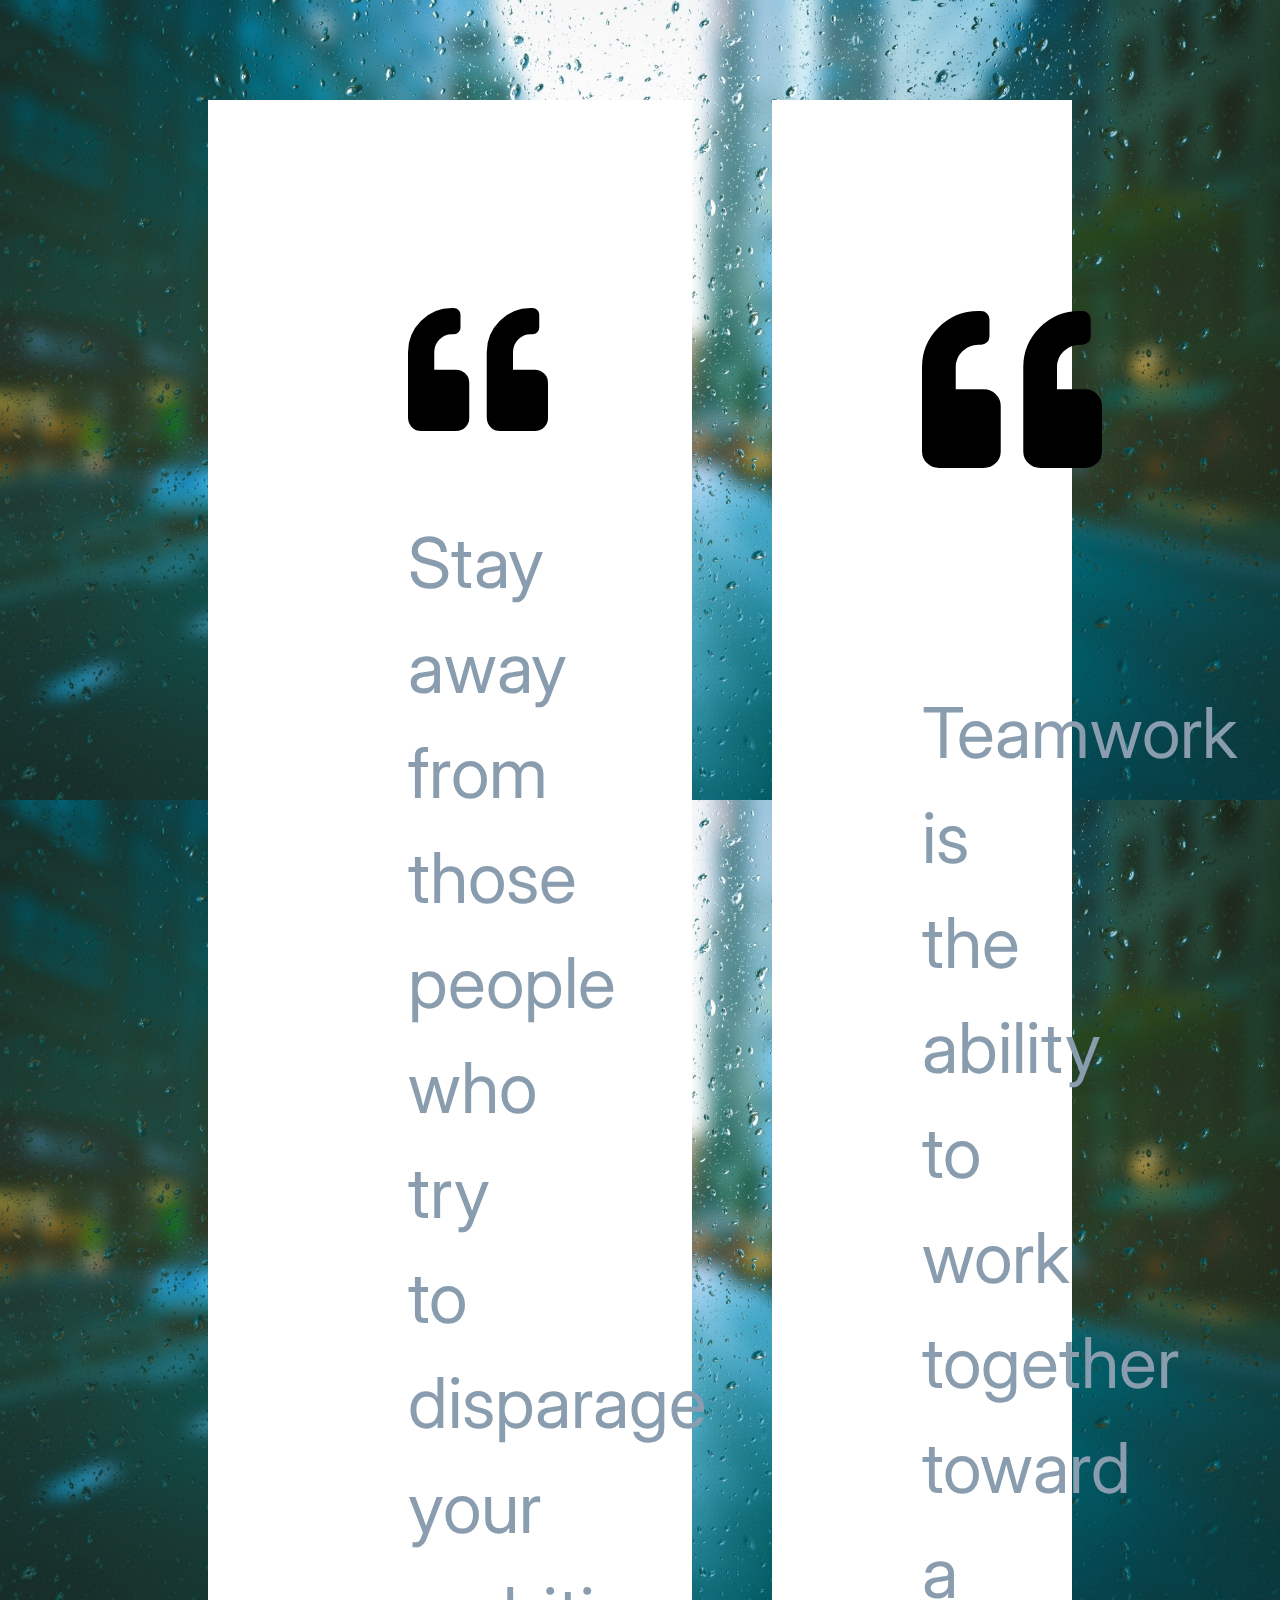
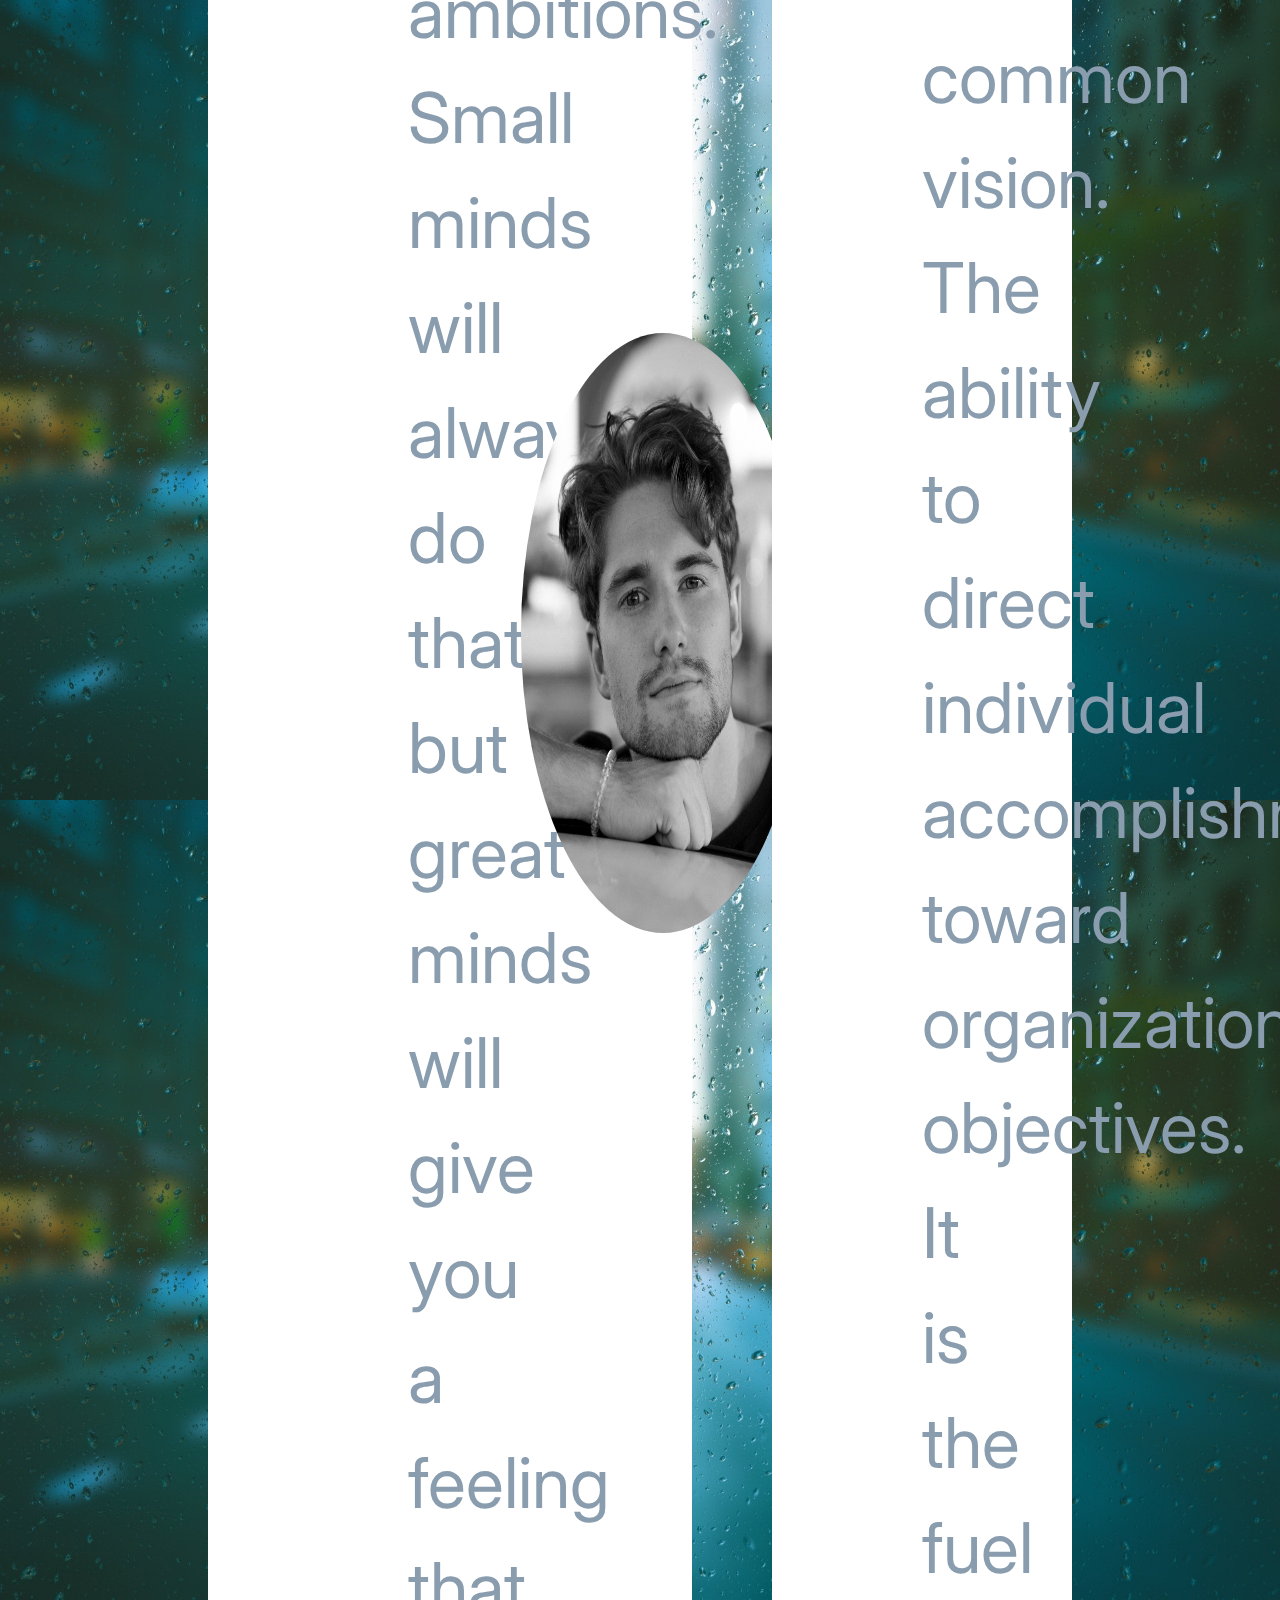
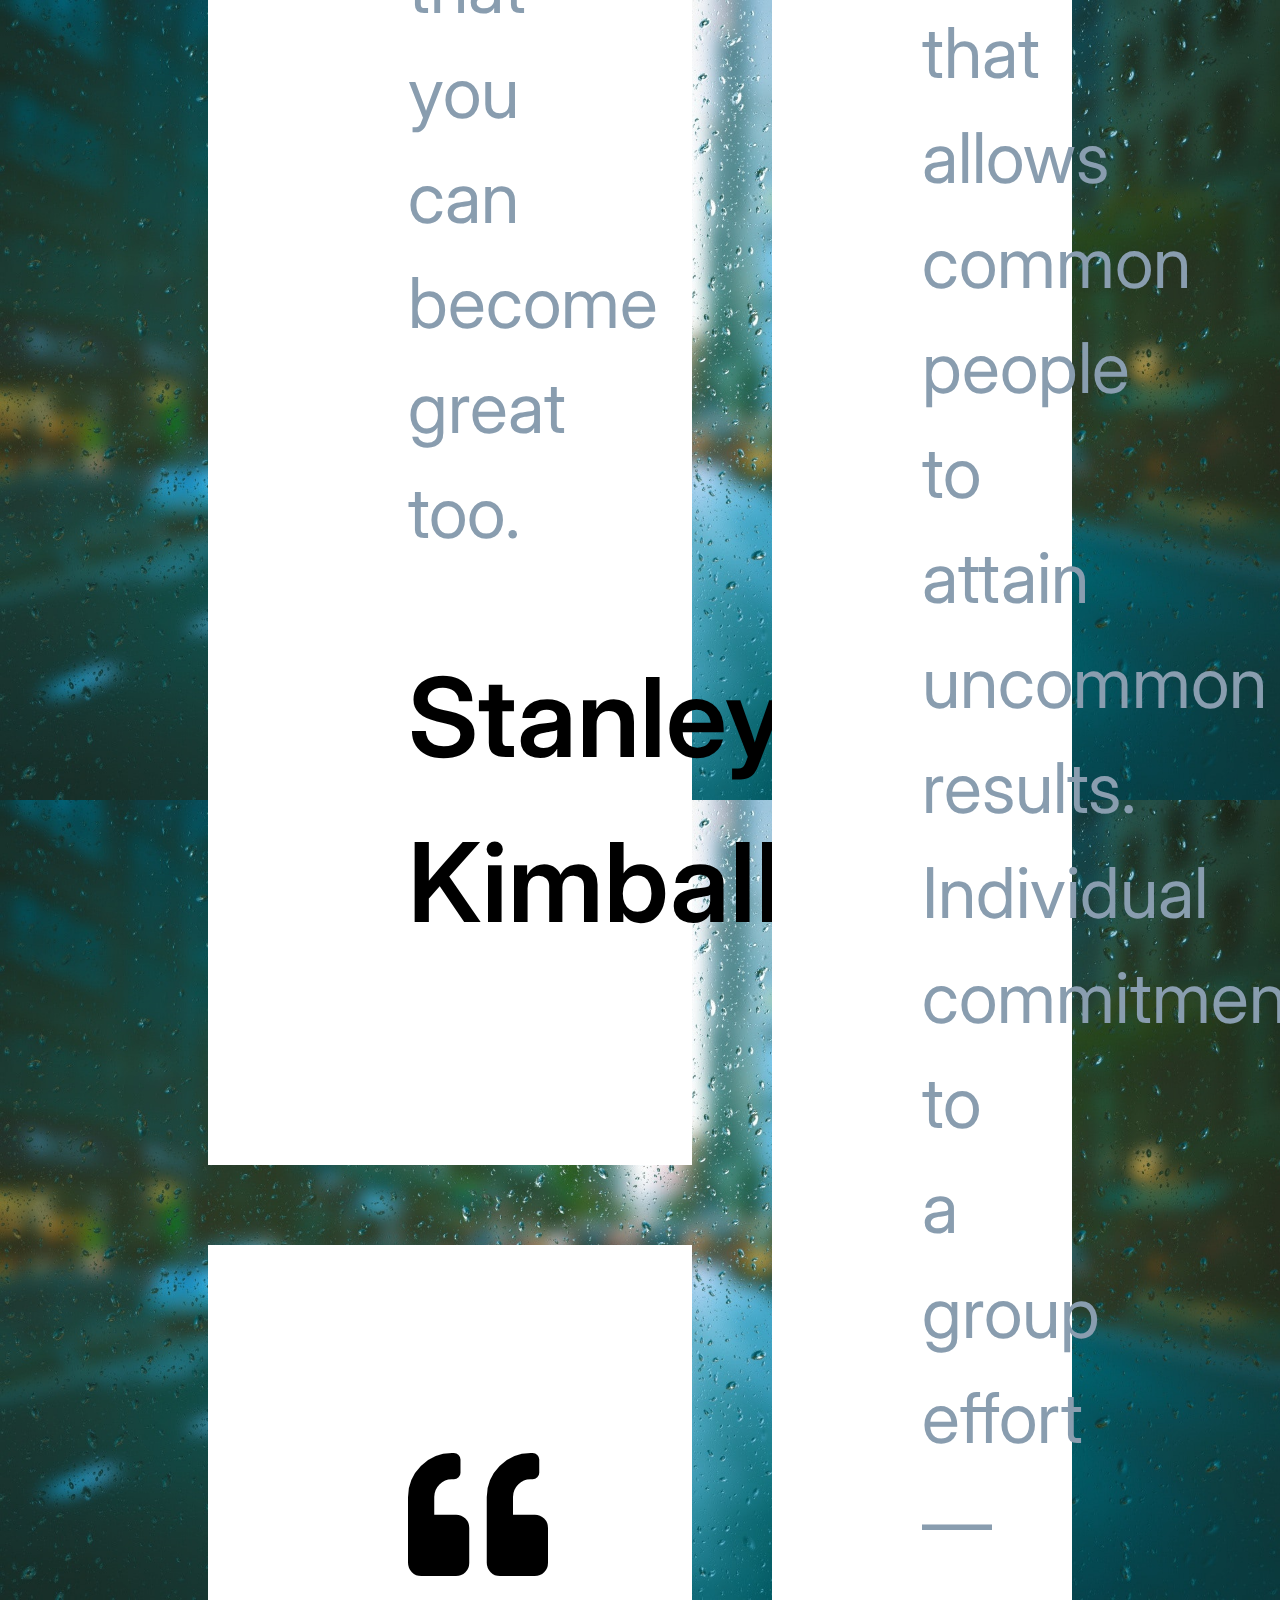
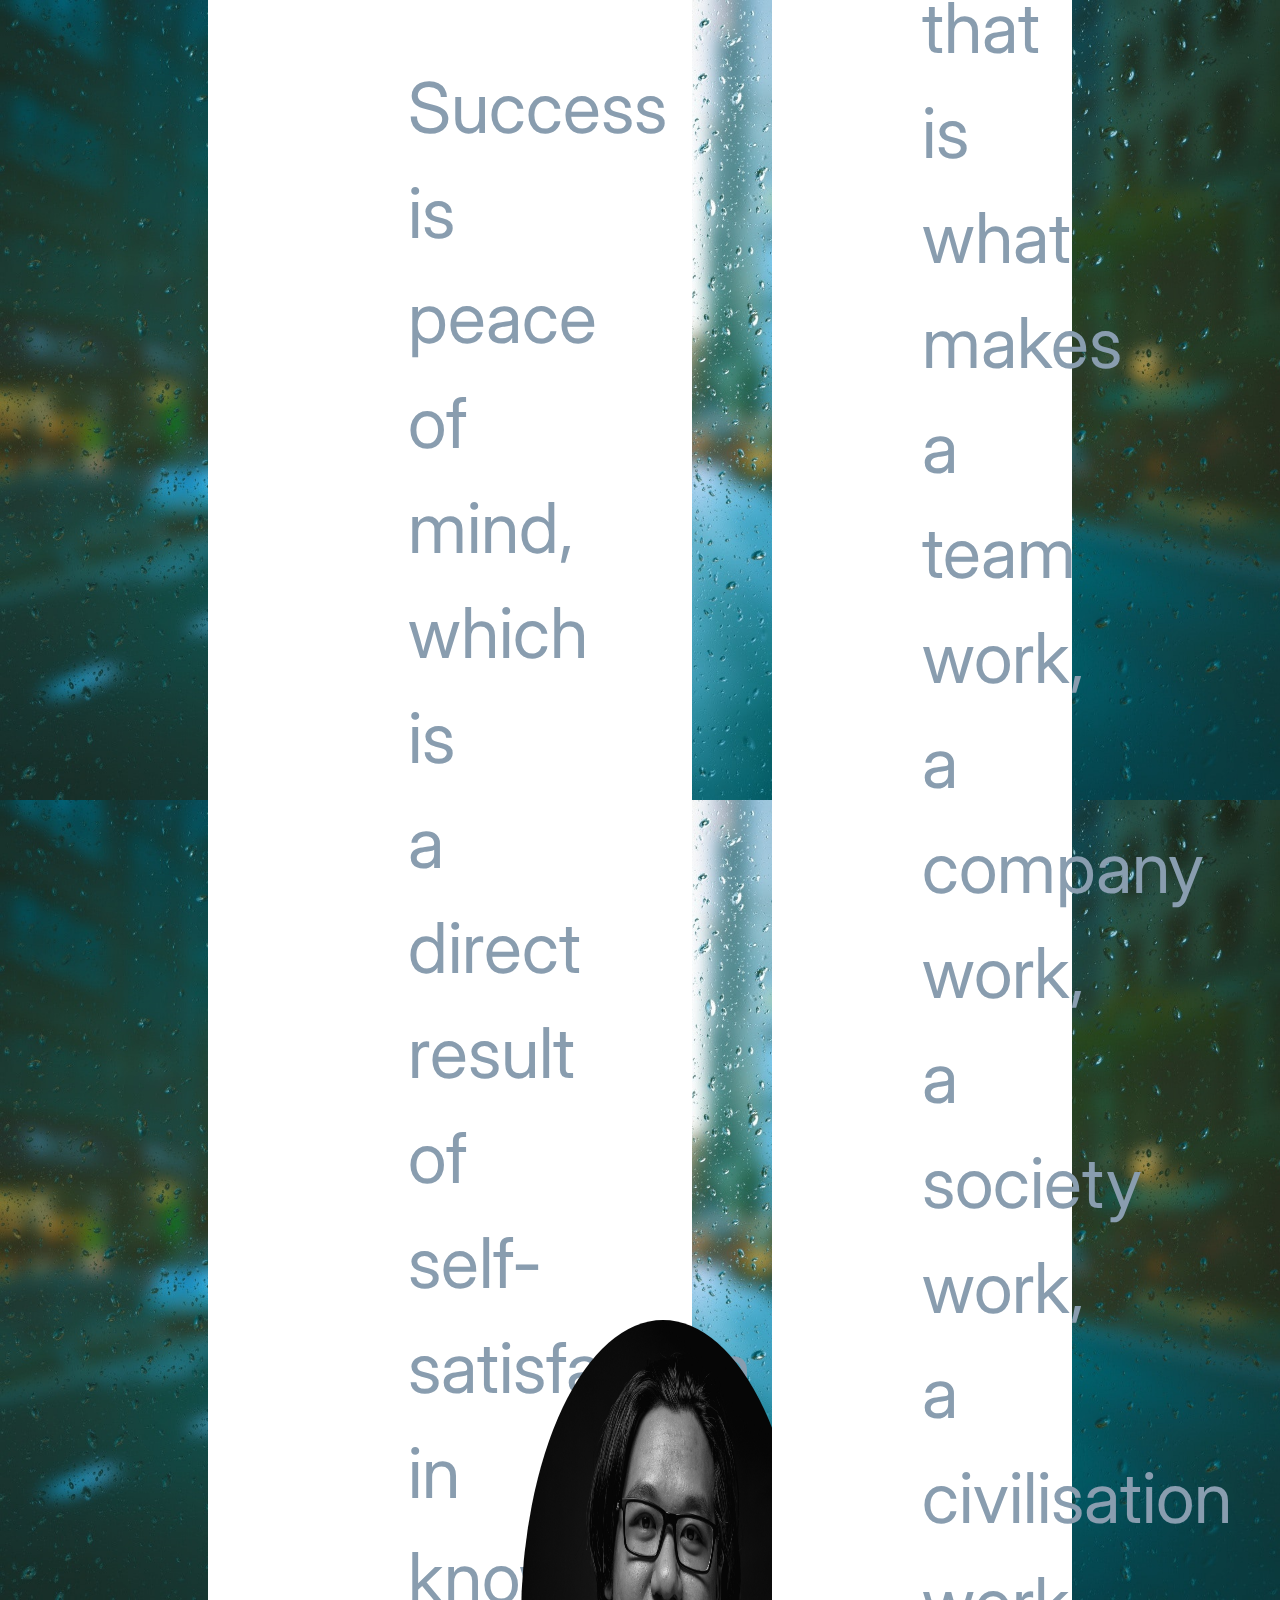
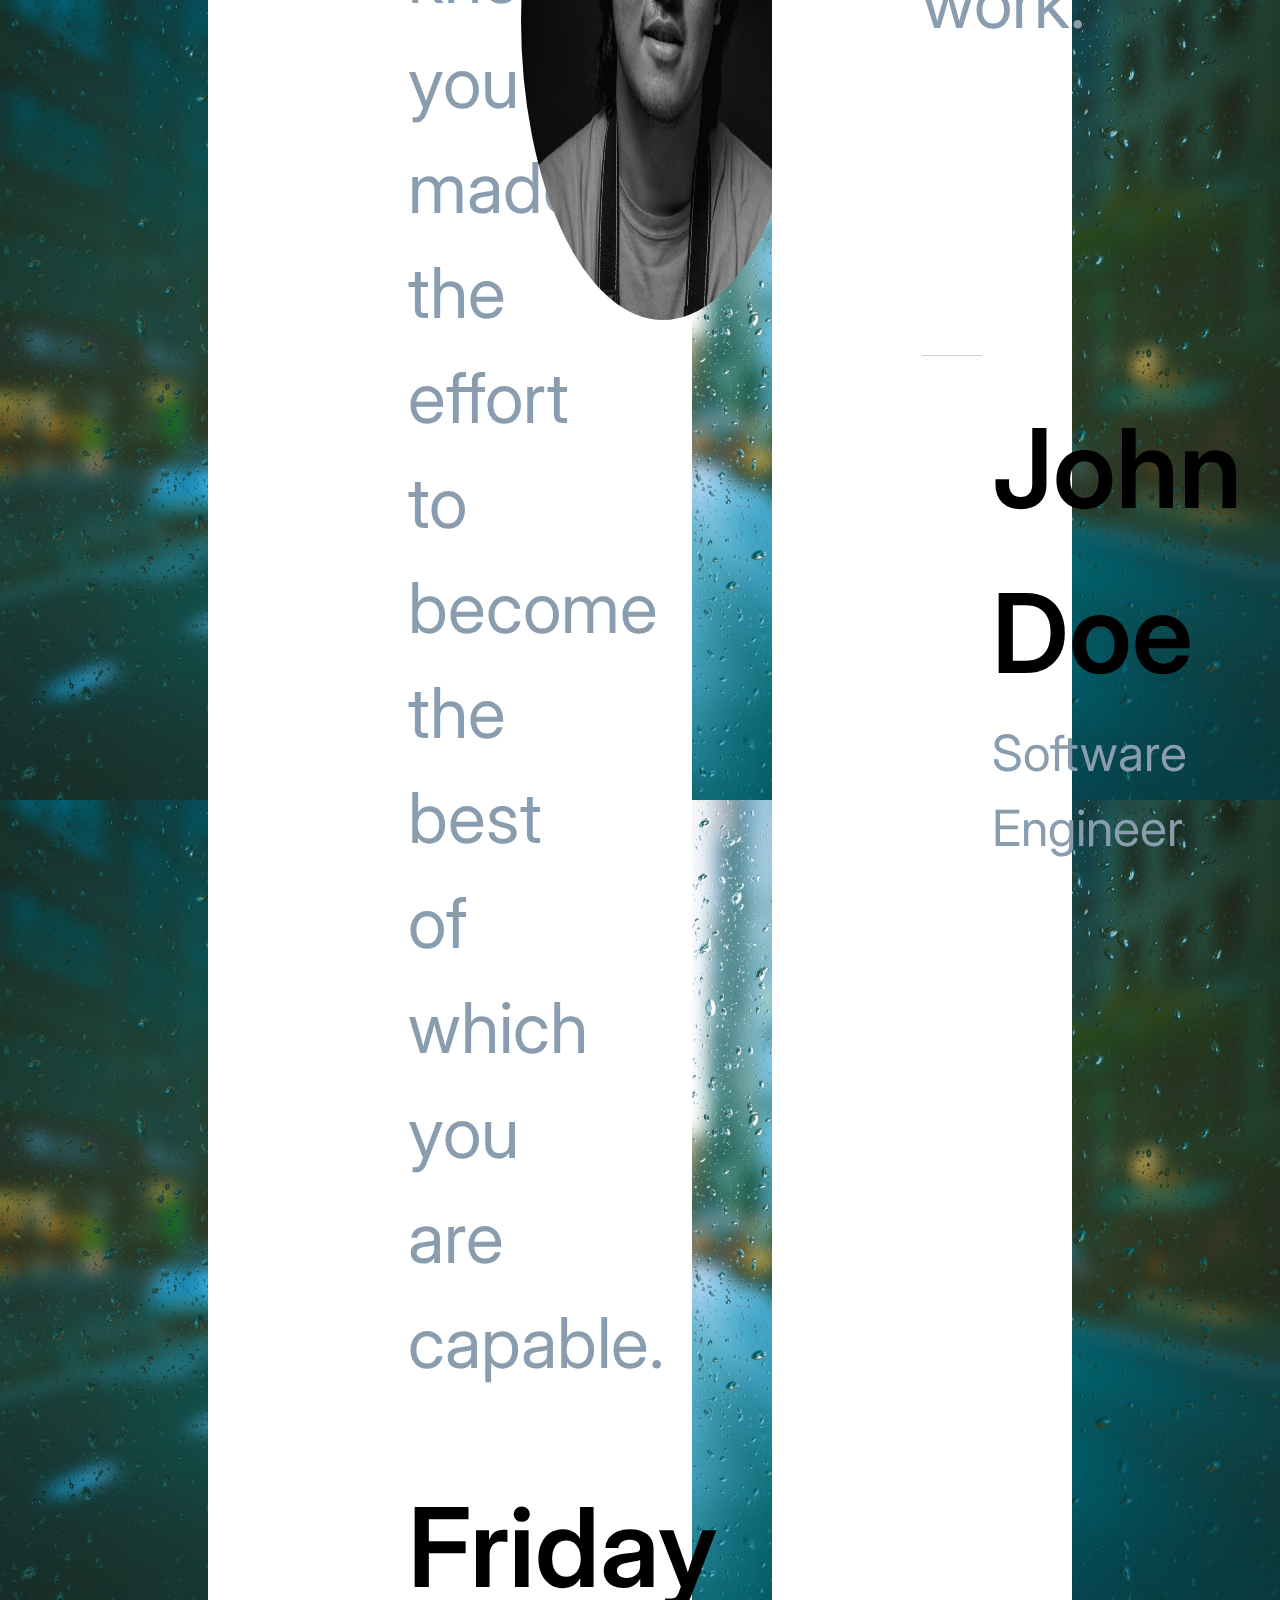
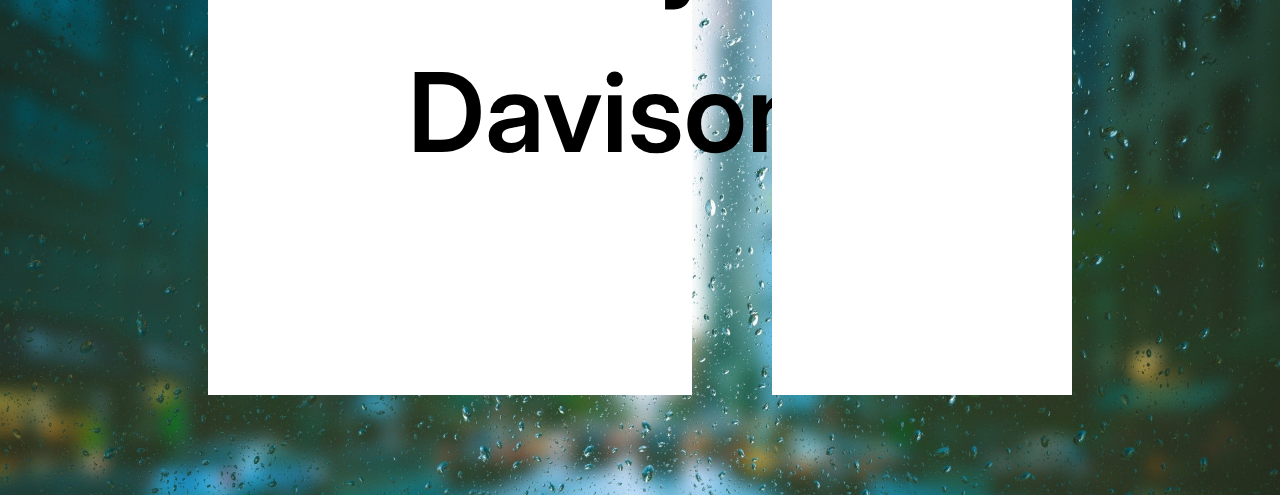
<file: 01.Forum/index.html>
<!DOCTYPE html>
<html lang="en">

<head>
    <meta charset="UTF-8">
    <meta name="viewport" content="width=device-width, initial-scale=1.0">
    <link rel="stylesheet" href="https://use.fontawesome.com/releases/v5.10.2/css/all.css" />
    <link rel="stylesheet" href="styles/reset.css">
    <link rel="stylesheet" href="styles/style.css">
    <title>01. Forum</title>
</head>

<body>
    <section class="main">
            <div class="vertical-cards">
                <article class="card">
                    <div class="card-info">
                        <i class="fas fa-quote-left"></i>
                        <p class="desc">
                            Stay away from those people who try to disparage your ambitions. Small minds will always do
                            that, but great minds will give you a feeling that you can become great too.
                        </p>
                        <p class="author">Stanley Kimball</p>
                    </div>
                    <img src="./images/person1.jpg" alt="user-man">
                </article>

                <article class="card">
                    <div class="card-info">
                        <i class="fas fa-quote-left"></i>
                        <p class="desc">
                            Success is peace of mind, which is a direct result of self-satisfaction in knowing you made
                            the
                            effort to become the best of which you are capable.
                        </p>
                        <p class="author">Friday Davison</p>
                    </div>
                    <img src="./images/person2.jpg" alt="user-man">
                </article>

            </div>

            <article class="card-vertical">
                    <i class="fas fa-quote-left"></i>
                    <p class="desc">
                        Teamwork is the ability to work together toward a common vision. The ability to direct
                        individual
                        accomplishments toward organizational objectives. It is the fuel that allows common people to
                        attain
                        uncommon results. Individual commitment to a group effort—that is what makes a team work, a
                        company
                        work, a society work, a civilisation work.
                    </p>
                    <div class="user">
                        <img src="./images/person3.jpg" alt="user-man">
                        <div class="user-info">
                            <p class="author">John Doe</p>
                            <p class="badge">Software Engineer</p>
                        </div>
                    </div>
            </article>
    </section>
</body>

</html>
</file>
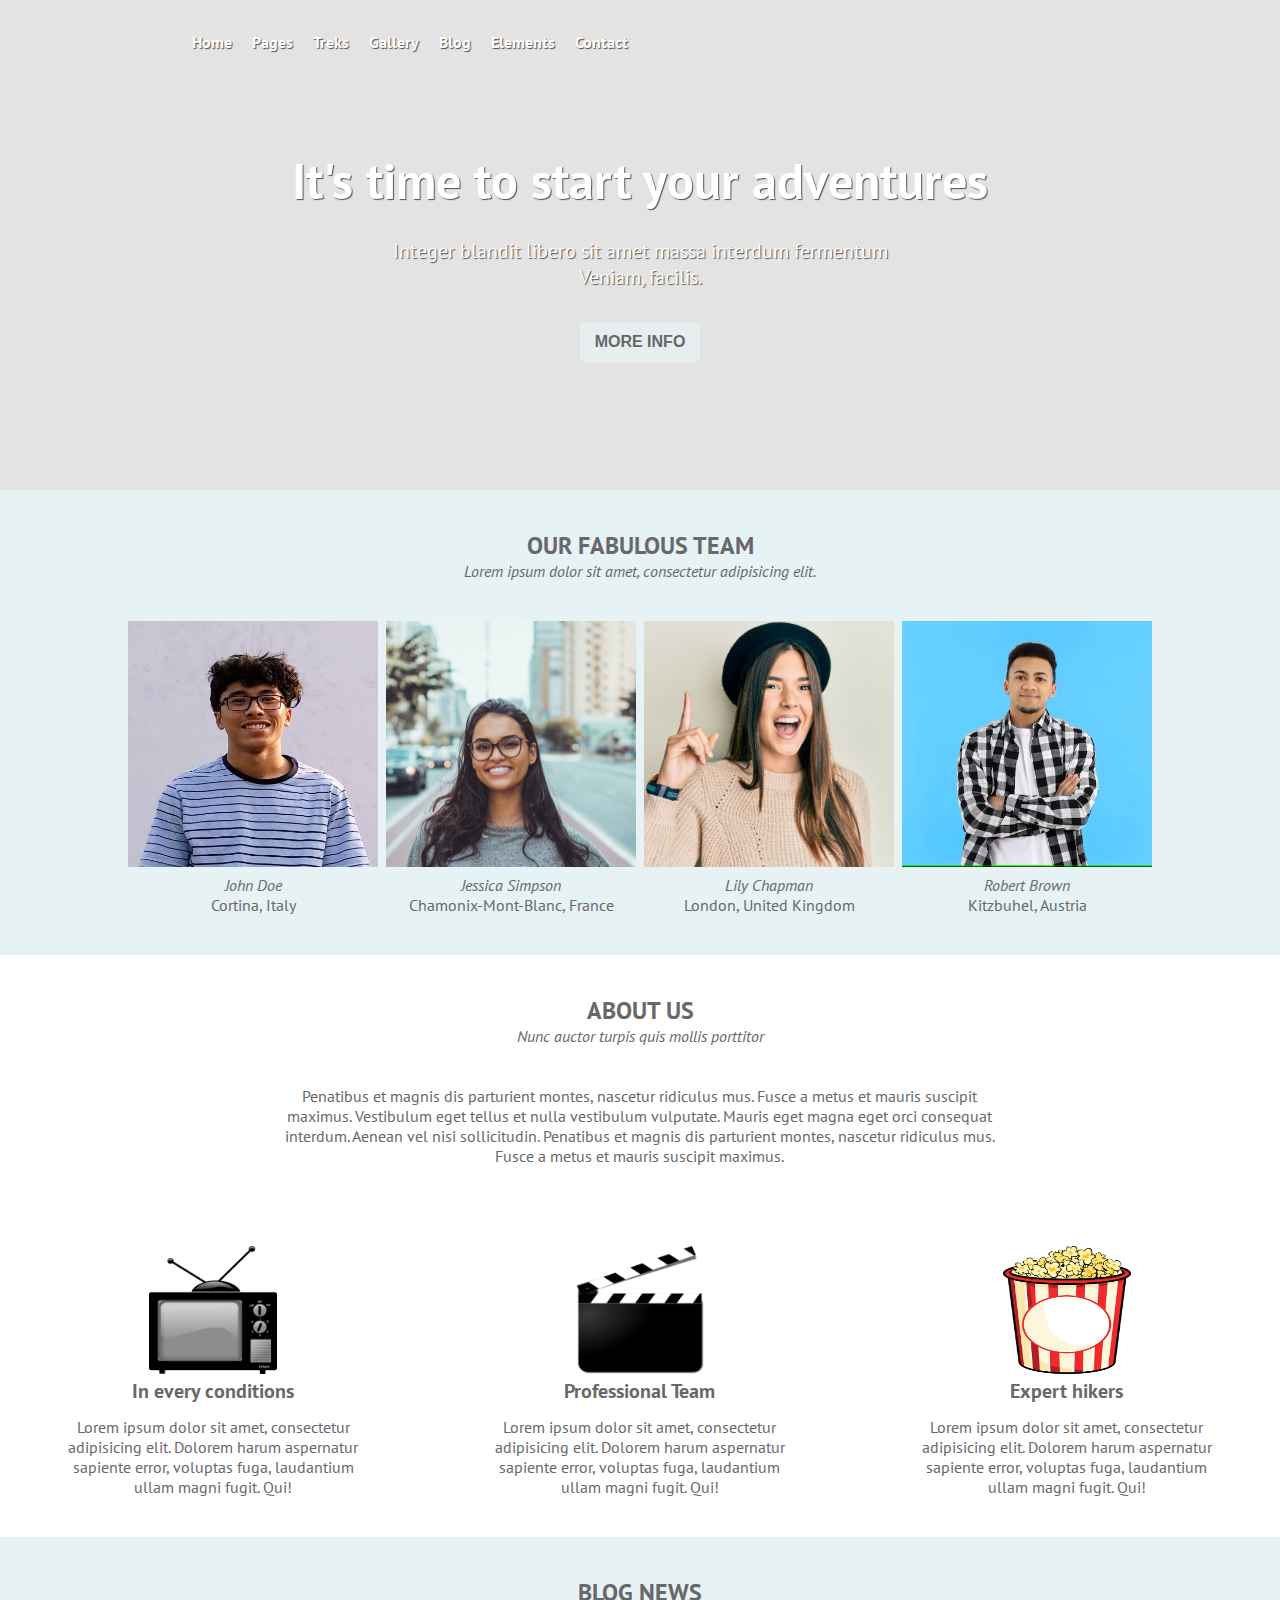
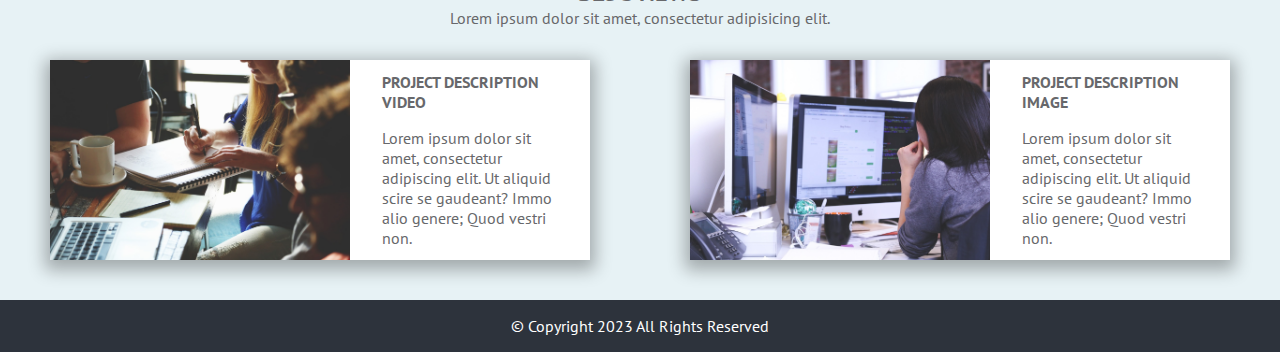
<file: 02.MovieTeam/index.html>
<!DOCTYPE html>
<html lang="en">

<head>
    <link rel="stylesheet" href="style.css">
    <link rel="stylesheet" href="responsive.css">
    <meta charset="UTF-8">
    <meta name="viewport" content="width=device-width, initial-scale=1.0">
    <meta http-equiv="X-UA-Compatible" content="ie=edge">
    <title>Movie Team</title>
</head>

<body>
    <header>
        <nav>   
            <ul>
                <li><a href="#">Home</a></li>
                <li><a href="#">Pages</a></li>
                <li><a href="#">Treks</a></li>
                <li><a href="#">Gallery</a></li>
                <li><a href="#">Blog</a></li>
                <li><a href="#">Elements</a></li>
                <li><a href="#">Contact</a></li>
            </ul>
        </nav>
        <section class="header-title">
            <h1>It's time to start your adventures</h1>
            <p>Integer blandit libero sit amet massa interdum fermentum</p>
            <p>Veniam, facilis.</p>
            <button>MORE INFO</button>
        </section>
    </header>
    <main>
        <section class="team-description">
            <div class="team-description-wrapper">
                <h3>OUR FABULOUS TEAM</h3>
                <p>Lorem ipsum dolor sit amet, consectetur adipisicing elit.</p>
                <ul>
                    <li>
                        <img src="./images/people1.jpg" alt="pic">
                        <p>John Doe</p>
                        <p>Cortina, Italy</p>
                    </li>
                    <li>
                        <img src="./images/people2.jpg" alt="pic">
                        <p>Jessica Simpson</p>
                        <p>Chamonix-Mont-Blanc, France</p>
                    </li>
                    <li>
                        <img src="./images/people3.jpg" alt="pic">
                        <p>Lily Chapman</p>
                        <p>London, United Kingdom</p>
                    </li>
                    <li>
                        <img src="./images/people4.jpg" alt="pic">
                        <p>Robert Brown</p>
                        <p>Kitzbuhel, Austria</p>
                    </li>
                </ul>
            </div>
        </section>
        <section class="about-us">
            <h3>ABOUT US</h3>
            <p>Nunc auctor turpis quis mollis porttitor</p>
            <p>Penatibus et magnis dis parturient montes, nascetur ridiculus mus. Fusce a metus et mauris suscipit
                maximus. Vestibulum eget tellus et nulla vestibulum vulputate. Mauris eget magna eget orci consequat
                interdum. Aenean vel nisi sollicitudin. Penatibus et magnis dis parturient montes, nascetur ridiculus
                mus. Fusce a metus et mauris suscipit maximus.</p>
        </section>
        <section class="choose-us">
            <ul>
                <li>
                    <img src="./images/vector1.png" alt="cloud">
                    <h4>In every conditions</h4>
                    <p>Lorem ipsum dolor sit amet, consectetur adipisicing elit. Dolorem harum aspernatur sapiente
                        error,
                        voluptas fuga, laudantium ullam magni fugit. Qui!</p>
                </li>
                <li>
                    <img src="./images/vector2.png" alt="bag">
                    <h4>Professional Team</h4>
                    <p>Lorem ipsum dolor sit amet, consectetur adipisicing elit. Dolorem harum aspernatur sapiente
                        error,
                        voluptas fuga, laudantium ullam magni fugit. Qui!</p>
                </li>
                <li>
                    <img src="./images/vector3.png" alt="knife">
                    <h4>Expert hikers</h4>
                    <p>Lorem ipsum dolor sit amet, consectetur adipisicing elit. Dolorem harum aspernatur sapiente
                        error,
                        voluptas fuga, laudantium ullam magni fugit. Qui!</p>
                </li>
            </ul>

        </section>
        <section class="blog-news">
            <h3>BLOG NEWS</h3>
            <p>Lorem ipsum dolor sit amet, consectetur adipisicing elit.</p>
            <ul class="blog-list">
                <li class="item">
                    <section class="avatar">
                        <img src="./images/project1.jpg">
                    </section>
                    <section class="content">
                        <h4>PROJECT DESCRIPTION VIDEO</h4>
                        <p>Lorem ipsum dolor sit amet, consectetur adipiscing elit. Ut aliquid
                            scire se gaudeant? Immo
                            alio genere; Quod vestri non.</p>
                    </section>
                </li>
                <li class="item">
                    <section class="avatar">
                        <img src="./images/project2.jpg">
                    </section>
                    <section class="content">
                        <h4>PROJECT DESCRIPTION IMAGE</h4>
                        <p>Lorem ipsum dolor sit amet, consectetur adipiscing elit. Ut aliquid
                            scire se gaudeant? Immo
                            alio genere; Quod vestri non.</p>
                    </section>
                </li>
            </ul>

        </section>
    </main>
    <footer>
        <p>© Copyright 2023 All Rights Reserved</p>
    </footer>
</body>

</html>
</file>
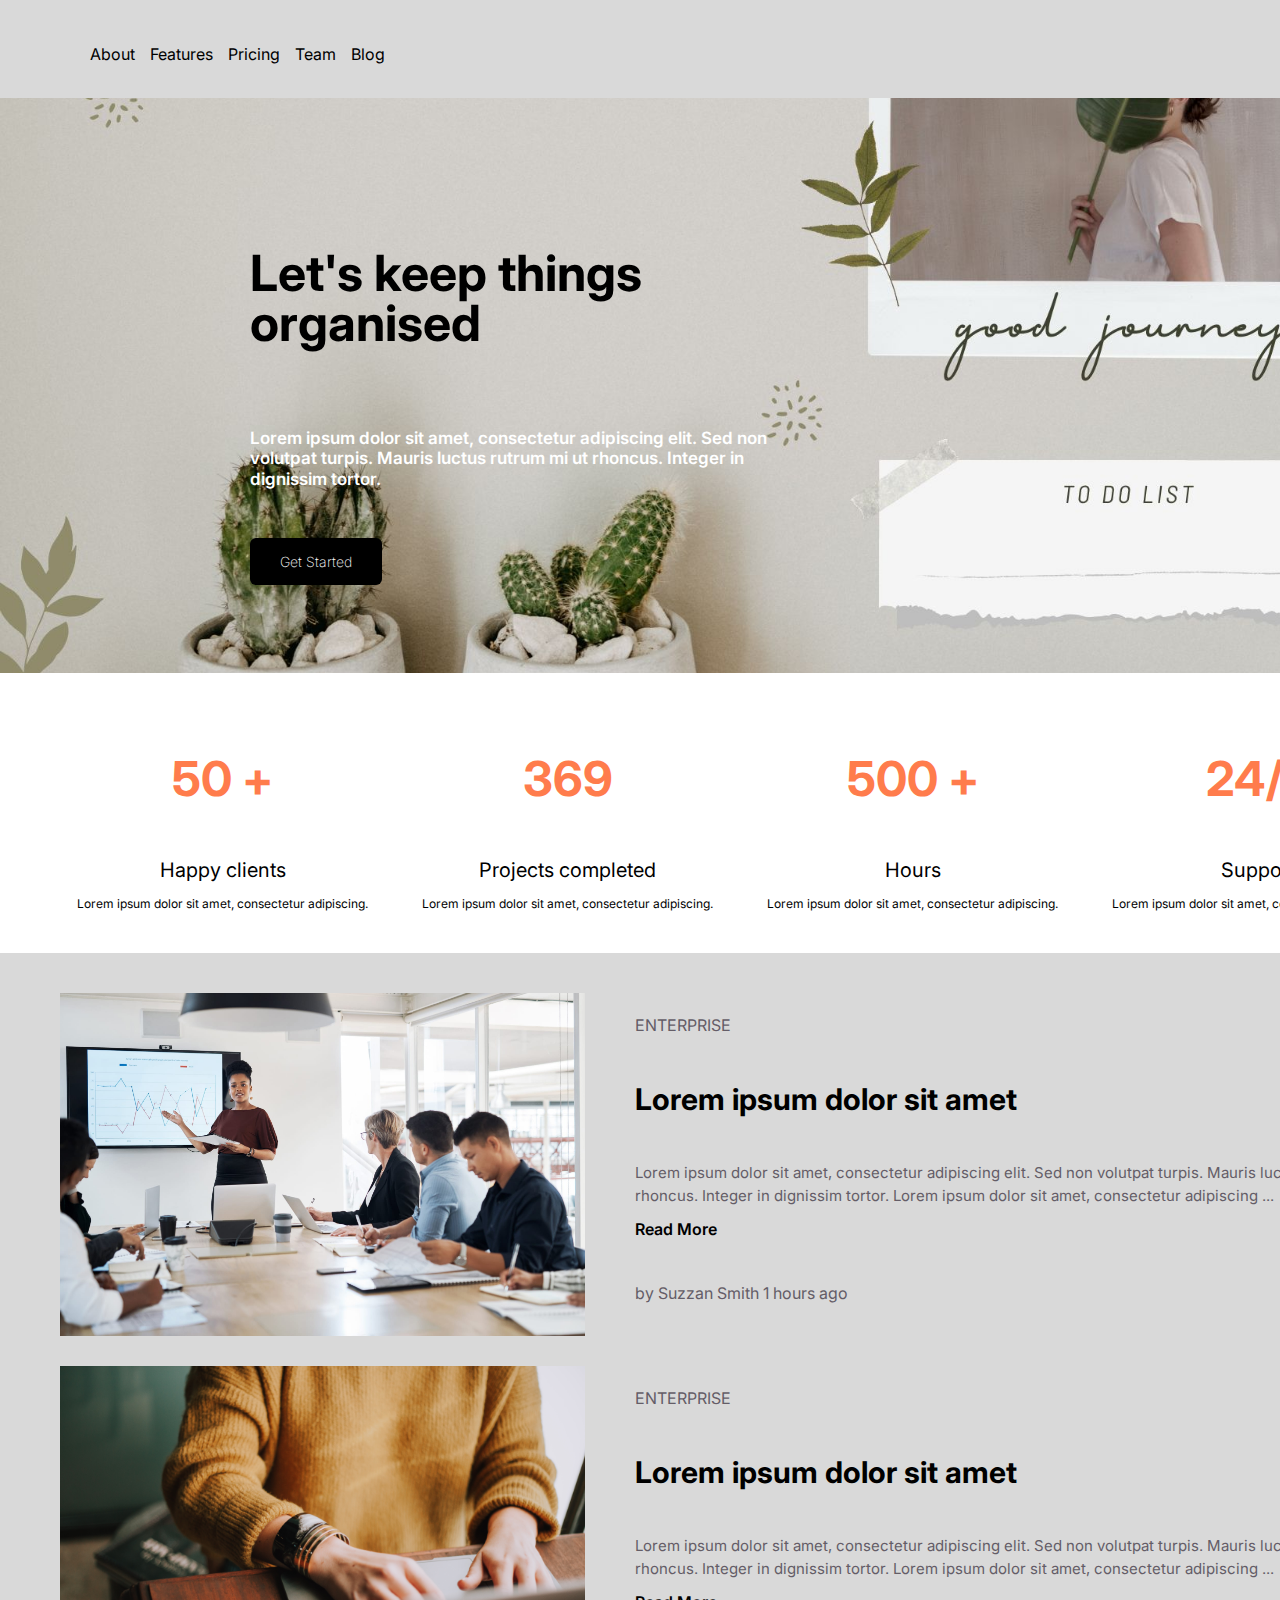
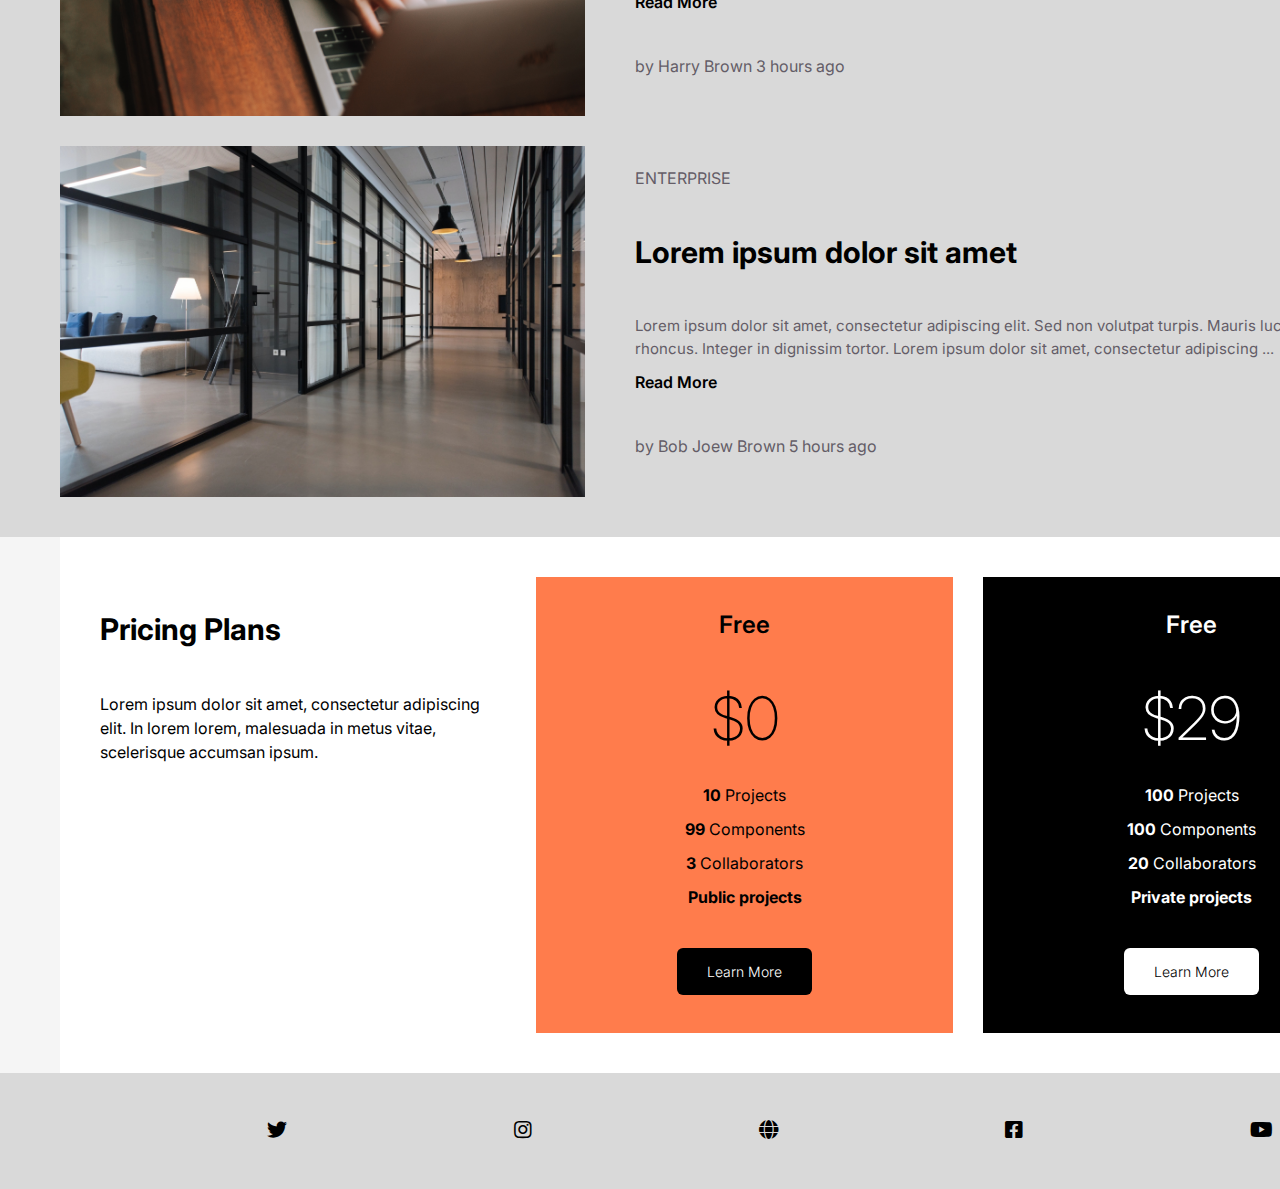
<file: 03.PlanScheduler/index.html>
<!DOCTYPE html>
<html lang="en">

<head>
    <meta charset="UTF-8">
    <meta name="viewport" content="width=device-width, initial-scale=1.0">
    <link rel="stylesheet" href="styles/reset.css">
    <link rel="stylesheet" href="styles/style.css">
    <link rel="stylesheet" href="https://use.fontawesome.com/releases/v5.10.2/css/all.css" />
    <title>03. Plan Scheduler</title>
</head>

<body>
    <div class="site">
        <section class="lets-keep-section">
            <header>
                <ul class="nav-bar" role="list">
                    <li><a href="#">About</a></li>
                    <li><a href="#">Features</a></li>
                    <li><a href="#">Pricing</a></li>
                    <li><a href="#">Team</a></li>
                    <li><a href="#">Blog</a></li>
                </ul>
                <ul class="buy-now" role="list">
                    <li><a href="#">Buy now</a></li>
                </ul>
            </header>
            <div class="lets-keep-info">
                <h1 class="title">Let's keep things organised</h1>
                <p class="desc">Lorem ipsum dolor sit amet, consectetur adipiscing elit. Sed non volutpat turpis.
                    Mauris luctus rutrum mi ut rhoncus. Integer in dignissim tortor.</p>
                <span><a href="#">Get Started</a></span>
            </div>
        </section>
        <section class="info-section">
            <article class="info">
                <h3>50 +</h3>
                <h4>Happy clients</h4>
                <p>Lorem ipsum dolor sit amet, consectetur adipiscing.</p>
            </article>
            <article class="info">
                <h3>369</h3>
                <h4>Projects completed</h4>
                <p>Lorem ipsum dolor sit amet, consectetur adipiscing.</p>
            </article>
            <article class="info">
                <h3>500 +</h3>
                <h4>Hours</h4>
                <p>Lorem ipsum dolor sit amet, consectetur adipiscing.</p>
            </article>
            <article class="info">
                <h3>24/7</h3>
                <h4>Support</h4>
                <p>Lorem ipsum dolor sit amet, consectetur adipiscing.</p>
            </article>
        </section>
        <section class="enterprise-section">
            <article class="enterprise-card">
                <img src="./images/listPic1.jpg" alt="work-shop-img">
                <div class="enterprise-info">
                    <p class="enterprise-name">ENTERPRISE</p>
                    <h3 class="enterprise-title">Lorem ipsum dolor sit amet</h3>
                    <p class="enterprise-desc">Lorem ipsum dolor sit amet, consectetur adipiscing elit. Sed non volutpat
                        turpis. Mauris luctus rutrum mi ut rhoncus. Integer in dignissim tortor. Lorem ipsum dolor sit
                        amet, consectetur adipiscing ...</p>
                    <span class="enterprise-link"><a href="#">Read More</a></span>
                    <p class="enterprise-author">by Suzzan Smith 1 hours ago</p>
                </div>
            </article>
            <article class="enterprise-card">
                <img src="./images/listPic2.jpg" alt="laptop-img">
                <div class="enterprise-info">
                    <p class="enterprise-name">ENTERPRISE</p>
                    <h3 class="enterprise-title">Lorem ipsum dolor sit amet</h3>
                    <p class="enterprise-desc">Lorem ipsum dolor sit amet, consectetur adipiscing elit. Sed non volutpat
                        turpis. Mauris luctus rutrum mi ut rhoncus. Integer in dignissim tortor. Lorem ipsum dolor sit
                        amet, consectetur adipiscing ...</p>
                    <span class="enterprise-link"><a href="#">Read More</a></span>
                    <p class="enterprise-author">by Harry Brown 3 hours ago</p>
                </div>
            </article>
            <article class="enterprise-card">
                <img src="./images/listPic3.jpg" alt="laptop-img">
                <div class="enterprise-info">
                    <p class="enterprise-name">ENTERPRISE</p>
                    <h3 class="enterprise-title">Lorem ipsum dolor sit amet</h3>
                    <p class="enterprise-desc">Lorem ipsum dolor sit amet, consectetur adipiscing elit. Sed non volutpat
                        turpis. Mauris luctus rutrum mi ut rhoncus. Integer in dignissim tortor. Lorem ipsum dolor sit
                        amet, consectetur adipiscing ...</p>
                    <span class="enterprise-link"><a href="#">Read More</a></span>
                    <p class="enterprise-author">by Bob Joew Brown 5 hours ago</p>
                </div>
            </article>
        </section>
        <section class="plans-section">
            <div class="plans-wrapper">
                <div class="plan plans-info">
                    <h3 class="plans-info-title">Pricing Plans</h3>
                    <p class="plans-info-desc">Lorem ipsum dolor sit amet, consectetur adipiscing elit. In lorem lorem,
                        malesuada in metus vitae, scelerisque accumsan ipsum.</p>
                </div>
                <div class="plan plan1">
                    <p class="type">Free</p>
                    <p class="price">$0</p>
                        <p><b>10</b> Projects</p>
                        <p><b>99</b> Components</p>
                        <p><b>3</b> Collaborators</p>
                        <p><b>Public projects</b></p>
                        <span class="link"><a href="#">Learn More</a></span>
                </div>

                <div class="plan plan2">
                    <p class="type">Free</p>
                    <p class="price">$29</p>
                    <p><b>100</b> Projects</p>
                    <p><b>100</b> Components</p>
                    <p><b>20</b> Collaborators</p>
                    <p><b>Private projects</b></p>
                    <span class="link"><a href="#">Learn More</a></span>
                </div>
            </div>
        </section>
        <footer>
            <ul role="list">
                <li><a href="#"><i class="fab fa-twitter"></i></a></li>
                <li><a href="#"><i class="fab fa-instagram"></i></a></li>
                <li><a href="#"><i class="fas fa-globe"></i></a></li>
                <li><a href="#"><i class="fab fa-facebook-square"></i></a></li>
                <li><a href="#"><i class="fab fa-youtube"></i></a></li>

            </ul>
        </footer>
    </div>

</body>

</html>
</file>
<file: 01.Forum/styles/style.css>
@import url('https://fonts.googleapis.com/css2?family=Inter:wght@100;200;300;400;500;600;700;800;900&family=Raleway:ital,wght@0,100;0,200;0,300;0,400;0,500;0,600;0,700;0,800;1,100;1,200;1,300;1,400;1,500;1,600;1,700;1,800&family=Roboto+Slab&display=swap');


body {
    font-family: 'Inter', sans-serif;
    background-color: black;
    background-image: url(../images/background.jpg);
    background-size: 100% auto;
    padding: 100px 200px;

}


.main {
    margin: 0 auto;
    display: flex;
    gap: 80px;
    justify-content: center;
}

.vertical-cards{
    display: flex;
    gap: 80px;
    flex-direction: column;
    width: 55%;
}

.vertical-cards .card{
    display: flex;
    justify-content: space-around;
    padding: 100px;
    display: flex;
    background-color: #fff;
}
.card-info{
    padding: 100px;
    width: 75%;
}

.card-info i {
    font-size: 140px;
    color: rgba(0, 0, 0, 1);
    padding-bottom: 70px;
}

.card-info .desc{
    font-size: 70px;
    color: rgba(137, 157, 175, 1);
    padding-bottom: 70px;
}

.card-info .author{
    font-size: 110px;
    color: rgba(0, 0, 0, 1);
    font-weight: 600;
}

.vertical-cards .card img{
    width: 600px;
    height: 600px;
    border-radius: 100%;
    align-self: center;
    justify-self: center;
}



/*THIRD CARD VERTICAL*/

.card-vertical {
    display: flex;
    flex-direction: column;
    background-color: #fff;
    padding: 200px 150px 100px 150px;
    width: 30%;
}

.card-vertical i{
    font-size: 180px;
    color: rgba(0, 0, 0, 1);
    padding-bottom: 200px;
}

.card-vertical .desc{
    font-size: 70px;
    color: rgba(137, 157, 175, 1);
    padding-bottom: 300px;
}

.card-vertical .user{
    display: flex;
}

.card-vertical .user img{
    width: 400px;
    height: 400px;
    border-radius: 100%;
    filter: grayscale();
    margin-right: 40px;
}

.user {
    border-top: 1px solid lightgrey;
    padding: 30px;
    align-items: center;
}

.user .author{
    font-size: 110px;
    color: rgba(0, 0, 0, 1);
    font-weight: 600;
}

.user .badge{
    font-size: 50px;
    color: rgba(137, 157, 175, 1);
}
</file>
<file: 02.MovieTeam/style.css>
@import url("https://fonts.googleapis.com/css?family=PT+Sans:400,400i,700,700i|PT+Serif:400,400i,700,700i");

* {
  margin: 0;
  padding: 0;
  box-sizing: border-box;
}

body {
  font-family: PT Sans, sans-serif;
  font-size: 16px;
  letter-spacing: 1.5;
  box-sizing: inherit;
  max-width: 100vw;
  color: #67686b;
}

li{
  list-style: none;  
}

header {
  background: linear-gradient(rgba(165, 163, 163, 0.3), rgba(165, 163, 163, 0.3)),
    url(https://wallpaperaccess.com/full/329583.jpg) no-repeat center center;
  background-size: cover;
  padding: 2rem 0;
  text-shadow: 1px 1px 1px rgb(80, 79, 79);
}

nav img {
  width: 50px;
  height: 50px;
}

header nav {
  display: flex;
  width: 70%;
  margin: 0 auto;
  justify-content: space-between;
  align-items: center;
}

header nav ul li {
  display: inline-block;
  list-style-type: none;
}

header nav ul li a {
  color: white;
  text-decoration: none;
  font-weight: bold;
}

header nav ul li {
  padding-right: 1em;
}

.header-title {
  color: white;
  margin: 0 auto;
  text-align: center;
  padding: 6em 0;
}

.header-title h1 {
  font-size: 50px;
  padding-bottom: 0.5em;
}

.header-title p {
  font-size: 20px;
}

.header-title button {
  padding: 0.7em 0.9em;
  color: rgb(104, 102, 102);
  font-weight: bold;
  font-size: 16px;
  border: none;
  border-radius: 0.3rem;
  background: rgb(231, 238, 240);
  margin-top: 2em;
  /* border: 2px solid rgb(104, 102, 102); */
}

h3 {
  font-size: 24px;
}

.team-description-wrapper,
.about-us {
  width: 80%;
  margin: 0 auto;
  padding: 2.5rem 0;
  text-align: center;
}


.blog-section p:nth-child(2),
.team-description p:nth-child(2),
.about-us p:nth-child(2) {
  font-style: italic;
  padding-bottom: 2.5rem;
}

.about-us p:nth-child(3){
  width: 70%;
  margin: 0 auto;
}

.choose-us {
  padding: 2.5rem 0;
  /* background: rgb(231, 242, 245);     */
}

.choose-us ul{
  display: flex;
  justify-content: space-around;
}

.choose-us li {
  flex: 0 0 25%;
  text-align: center;
}

.choose-us li h4 {
  padding-bottom: 0.8rem;
  font-size: 20px;
}

.choose-us li img {
  width: 8rem;
  height: 8rem;
}

.team-description{
  background: rgb(231, 242, 245);
}

.team-description ul {
  display: flex;
  justify-content: space-between;
}

.team-description ul li img {
  width: 250px;
  height: 250px;
  padding-bottom: 0.3rem;
}

.team-description ul li > p:nth-child(2) {
  padding: 0;
}

.blog-news {  
  background: rgb(231, 242, 245);  
  padding: 2.5rem 0;
  text-align: center;
}

.blog-news ul {
  display: flex;
  justify-content: space-around;
  padding-top: 2rem;
}

.blog-news ul .item {
  list-style: none outside;
  display: flex;
  text-align: center;
  flex: 0 0 35%;
  box-shadow: 0 0.3rem 1rem 0.3rem rgba(0,0,0,0.3); 
}

.blog-news .content{
  width: 15rem;
  padding: 0 2rem;
  text-align: left;
  display: flex;
  flex-direction: column;
  justify-content: center;
  background: white;
}

.blog-news .content h4{
  padding-bottom: 1rem;
}

.blog-news ul .item .avatar {
  width: 300px;
  height: 200px;
  overflow: hidden;
  position: relative; 
  margin: 0 auto;  
  margin: 0;
}

.blog-news ul .item .avatar:before {
  display: block;
  content: '';
  padding-top: 100%;
}

.blog-news ul .item .avatar img {
  display: block;
  width: 100%;
  height: auto;
  position: absolute;
  top: 0;
  left: 0;
}

footer {
  background: #2d333c;
  text-align: center;
  color: white;
  padding: 1em 0;
}
</file>
<file: 02.MovieTeam/responsive.css>
@media (width <= 600px) {
   
    header nav{
        justify-content: center;
    }

    header nav ul{
        display: flex;
        flex-direction: column;
        align-items: center;
        padding: 0 20px;
    }
   
    .header-title{
        padding: 3em 0;
    }
    
    .team-description ul{
        flex-wrap: wrap;
        gap: 20px;
    }

    .team-description ul li{
        width: 45%;
        height: 45%;
        padding: 10px;
    }

    .team-description ul li img{
        width: 100%;
        height: 100%;
        aspect-ratio: 1;
    }

    .team-description-wrapper, .about-us{
        width: 100%;
    }

    .about-us p:nth-child(3){
        width: 76%;
       text-align: center;

    }

    .choose-us ul{
        flex-direction: column;
    }

    .choose-us li{
        padding: 30px 130px;
    }

    .blog-news ul{
        flex-direction: column;
        gap: 20px;
        align-items: center;
    }

    .blog-news ul .item{
        width: 80%;
    }

    .blog-news .content{
        padding: 1.5em;
    }

    .blog-news ul .item .avatar{
        width: 60%;
        height: 100%;
    }


    .blog-news ul .item .avatar img{
        width: 100%;
        height: 100%;
        aspect-ratio: 1;

    }
}
</file>
<file: 03.PlanScheduler/styles/style.css>
@import url('https://fonts.googleapis.com/css2?family=Inter:wght@100;200;300;400;500;600;700;800;900&family=Raleway:ital,wght@0,100;0,200;0,300;0,400;0,500;0,600;0,700;0,800;1,100;1,200;1,300;1,400;1,500;1,600;1,700;1,800&family=Roboto+Slab&display=swap');


body {
    font-family: 'Inter', sans-serif;
    background-color: black;
}

.site {
    width: 1500px;
    margin: 0 auto;
}


/* LET'S KEEP SECTION */

.lets-keep-section {
    background-image: url(../images/background.jpg);
    background-size: 100% auto;
    background-position-y: -150px;
}

header {
    display: flex;
    justify-content: space-between;
    align-items: center;
    padding: 15px 40px 5px 50px;
    background-color: rgba(217, 217, 217, 1);
    width: 1500px;
}

header a {
    text-decoration: none;
    color: black;
}

.nav-bar {
    display: flex;
    justify-content: space-evenly;
    gap: 15px;
}

.buy-now {
    background-color: #fff;
    border: 1px solid black;
    border-radius: 8px;
    padding: 10px 20px;
}


.lets-keep-info {
    display: flex;
    flex-direction: column;
    width: 52%;
    padding: 150px 0 100px 250px;
}

.lets-keep-info .title {
    font-size: 50px;
    line-height: 1;
    padding-bottom: 80px;
}

.lets-keep-info .desc {
    color: #fff;
    font-size: 17px;
    line-height: 1.2;
    padding-bottom: 60px;
    font-weight: 600;
}

.lets-keep-info span {
    display: inline;
}

.lets-keep-info a {
    text-decoration: none;
    background-color: black;
    color: #fff;
    padding: 15px 30px;
    font-size: 14px;
    font-weight: 200;
    border-radius: 6px;
}

/* INFO SECTION */

.info-section {
    background-color: #fff;
    display: flex;
    justify-content: space-around;
    padding: 70px 80px 40px 60px;
    gap: 20px;
}

.info h3 {
    color: rgba(255, 124, 76, 1);
    font-size: 48px;
    padding-bottom: 40px;
    text-align: center;
}

.info h4 {
    text-align: center;
    padding-bottom: 10px;
    font-size: 20px;
    font-weight: 400;
}

.info p {
    text-align: center;
    font-size: 12px;
}

/* ENTERPRISE SECTION */

.enterprise-section{
    background-color: rgba(217, 217, 217, 1);
    display: flex;
    flex-direction: column;
    padding: 40px 60px;
    gap: 30px;
}

.enterprise-card{
    width: 1500px;
    display: flex;
    gap: 30px;
}

.enterprise-card img {
    width: 35%;
}

.enterprise-info{
   width: 60%;
   padding: 20px 100px 20px 20px;
}

.enterprise-name {
    padding-bottom: 40px;
    color: rgba(100, 93, 103, 1);
}

.enterprise-title{
    font-size: 30px;
    padding-bottom: 40px;
    color: black;
}

.enterprise-desc{
    font-size: 15px;
    padding-bottom: 10px;
    color: rgba(100, 93, 103, 1);
}

.enterprise-link a{
    text-decoration: none;
    color: black;
    font-weight: 600;
}

.enterprise-author {
    padding-top: 40px;
    color: rgba(100, 93, 103, 1);
}

/* PLANS SECTION */

.plans-section {
    background-color: rgba(245, 245, 245, 1);
    padding: 0 60px;
}

.plans-wrapper {
    background-color: #fff;
    display: flex;
    gap: 30px;
    padding: 40px;
}

.plan{
    width: 33%;
    padding: 30px 0;
}

.plans-info h3{
    font-size: 30px;
    padding-bottom: 40px;
    color: black;
}


.plan1{
    background-color: rgba(255, 124, 76, 1);
    padding: 30px 100px;
    display: flex;
    flex-direction: column;
    justify-content: center;
    align-items: center;
}

.plan2{
    background-color: black;
    padding: 30px 100px;
    color: #fff;
    display: flex;
    flex-direction: column;
    justify-content: center;
    align-items: center;

}

.plan1 p,
.plan1 span a,
.plan2 p,
.plan2 span a{
    text-align: center;
}

.plan span {
    display: inline;
}

.plan a {
    text-decoration: none;
    padding: 15px 30px;
    font-size: 14px;
    font-weight: 200;
    border-radius: 6px;
}

.plan1 a{
    background-color: black;
    color: #fff;
    font-weight: 300;
    
}

.plan2 a{
    background-color: #fff;
    color: black;
    font-weight: 300;
}

.plan .type{
    font-size: 24px;
    font-weight: 600;
    padding-bottom: 30px;
}

.plan .price {
    font-size: 60px;
    font-weight: 200;
    padding-bottom: 20px;
}

.plan p {
    padding-bottom: 10px;
}

.plan span{
    padding-top: 40px;
    padding-bottom: 20px;
}

/* FOOTER */

footer{
    background-color: rgba(217, 217, 217, 1);
    height: 100%;
    padding: 30px 0;
}

footer ul {
    display: flex;
    justify-content: space-evenly;
}

footer i {
    color: black;
    font-size: 20px;
}
</file>
